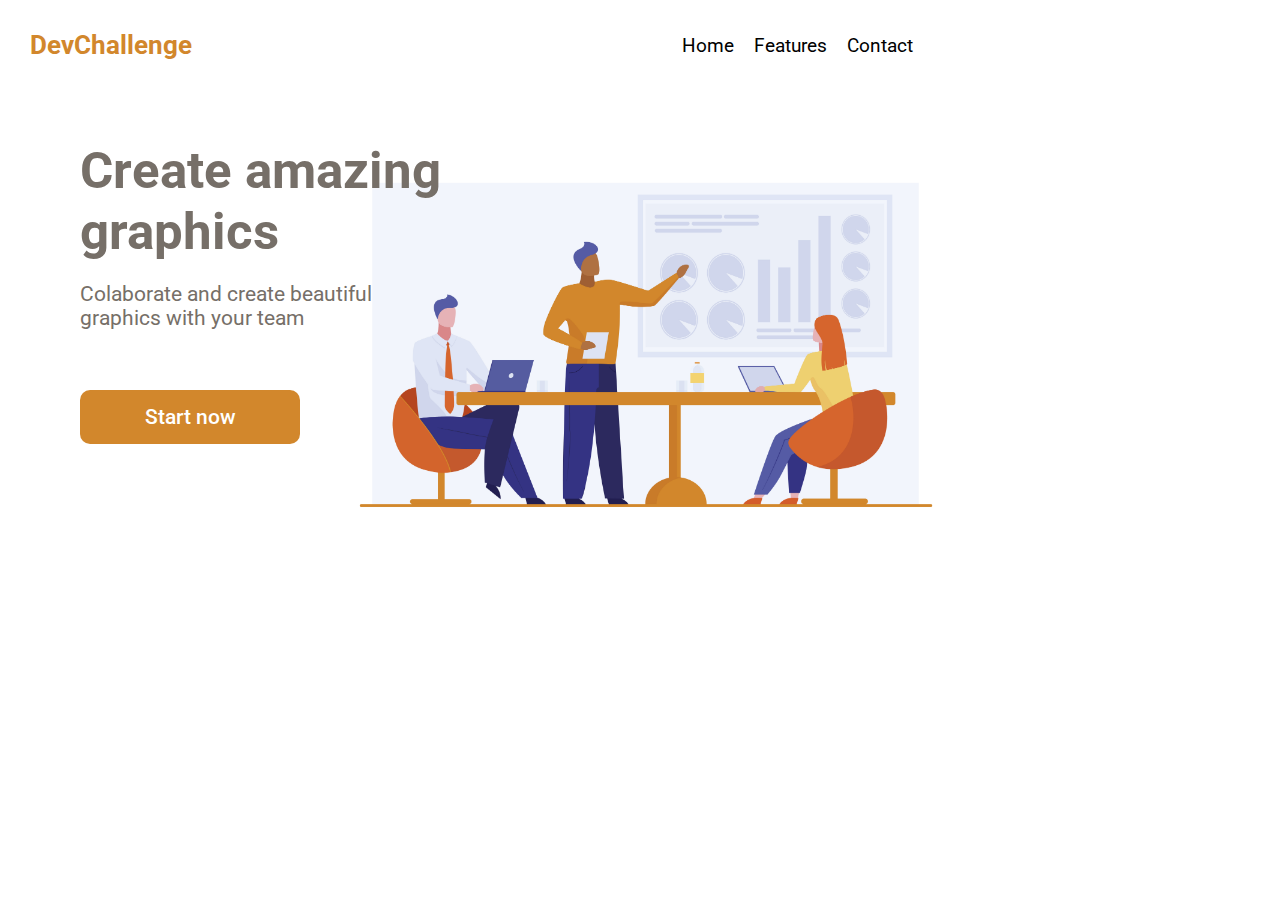
<file: AmazingGraph-master/index.html>
<!DOCTYPE html>
<html lang="pt-br">
<head>
    <meta charset="UTF-8">
    <meta http-equiv="X-UA-Compatible" content="IE=edge">
    <meta name="viewport" content="width=device-width, initial-scale=1.0">
    <title>DevChallenge</title>
    <link rel="stylesheet" href="assets/css/style.css">
</head>
<body>
    <header>
        <h2>DevChallenge</h2>
        <nav>
            <ul>
                <li><a href="#">Home</a></li>
                <li><a href="#">Features</a></li>
                <li><a href="#">Contact</a></li>
            </ul>
        </nav>
    </header>
    <main>
        <h1>Create amazing <br> graphics</h1>
        <p>Colaborate and create beautiful <br> graphics with your team</p>
        <a href="#" class="bottom">Start now</a>
    </main>
</body>
</html>
</file>
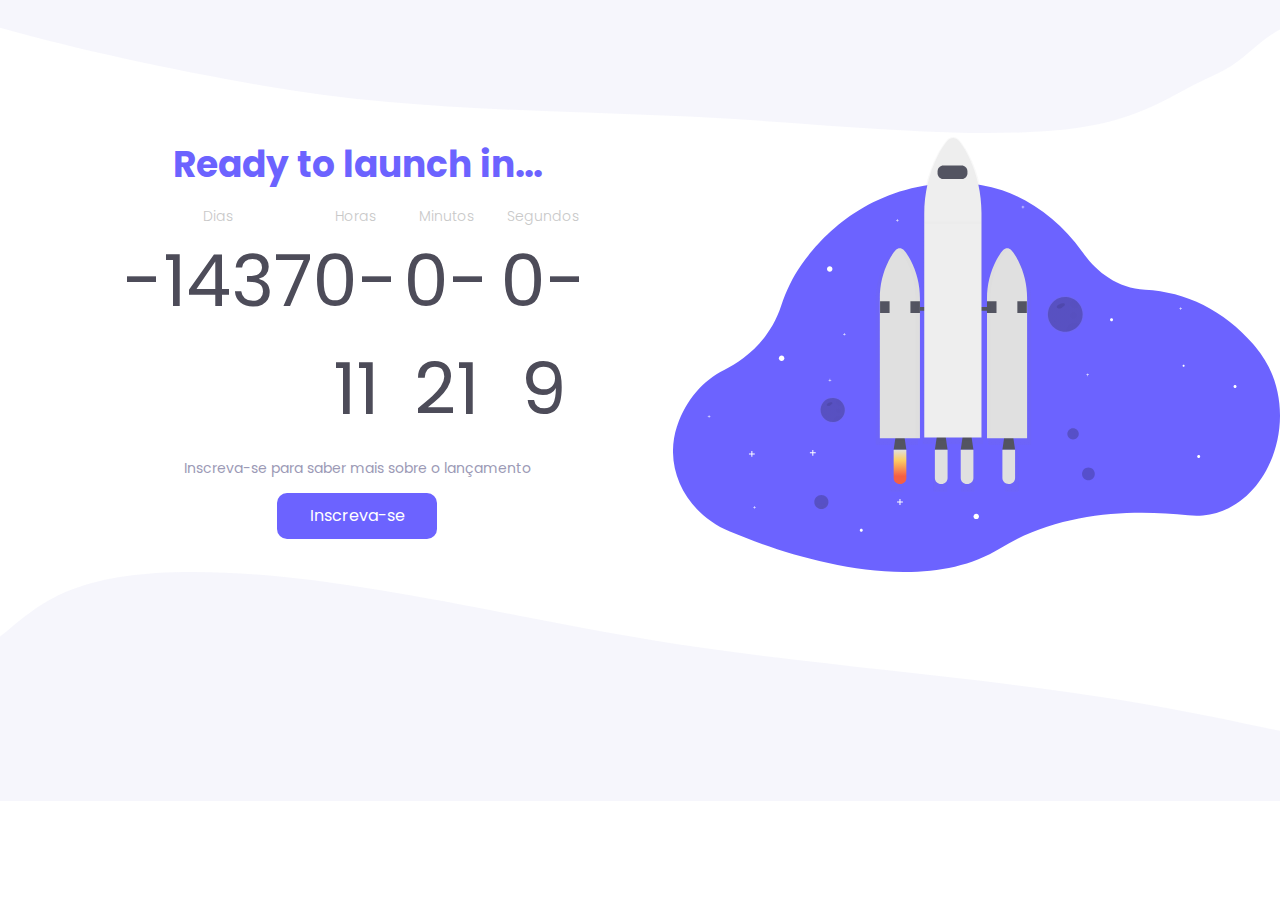
<file: countdown-rocketseat/index.html>
<!DOCTYPE html>
<html lang="pt-br">

<head>
    <meta charset="UTF-8">
    <meta http-equiv="X-UA-Compatible" content="IE=edge">
    <meta name="viewport" content="width=device-width, initial-scale=1.0">
    <title>Countdown</title>
    <link rel="stylesheet" href="assets/css/style.css">
</head>

<body>
    <header>
        <img src="assets/img/top-image.svg" alt="topo" class="top-image">
    </header>
    <main class="conteiner">
        <div class="conteudo">
    
            <h1>Ready to launch in...</h1>
    
            <div class="relogio">
                <div>
                    <span class="tempo">Dias</span>
                    <span class="dias">00:</span>
                </div>
                <div>
                    <span class="tempo">Horas</span>
                    <span class="horas">00:</span>
                </div>
                <div>
                    <span class="tempo">Minutos</span>
                    <span class="minutos">00:</span>
                </div>
                <div>
                    <span class="tempo">Segundos</span>
                    <span class="segundos">00</span>
                </div>
            </div>
            <p>Inscreva-se para saber mais sobre o lançamento</p>
            <button class="btn">Inscreva-se</button>
        </div>

        <img src="assets/img/rocket.svg" alt="" class="rocket">

        
    </main>
    <script src="assets/js/script.js"></script>

    <footer>
        <img src="assets/img/bottom-image.svg" alt="">
    </footer>
</body>

</html>
</file>
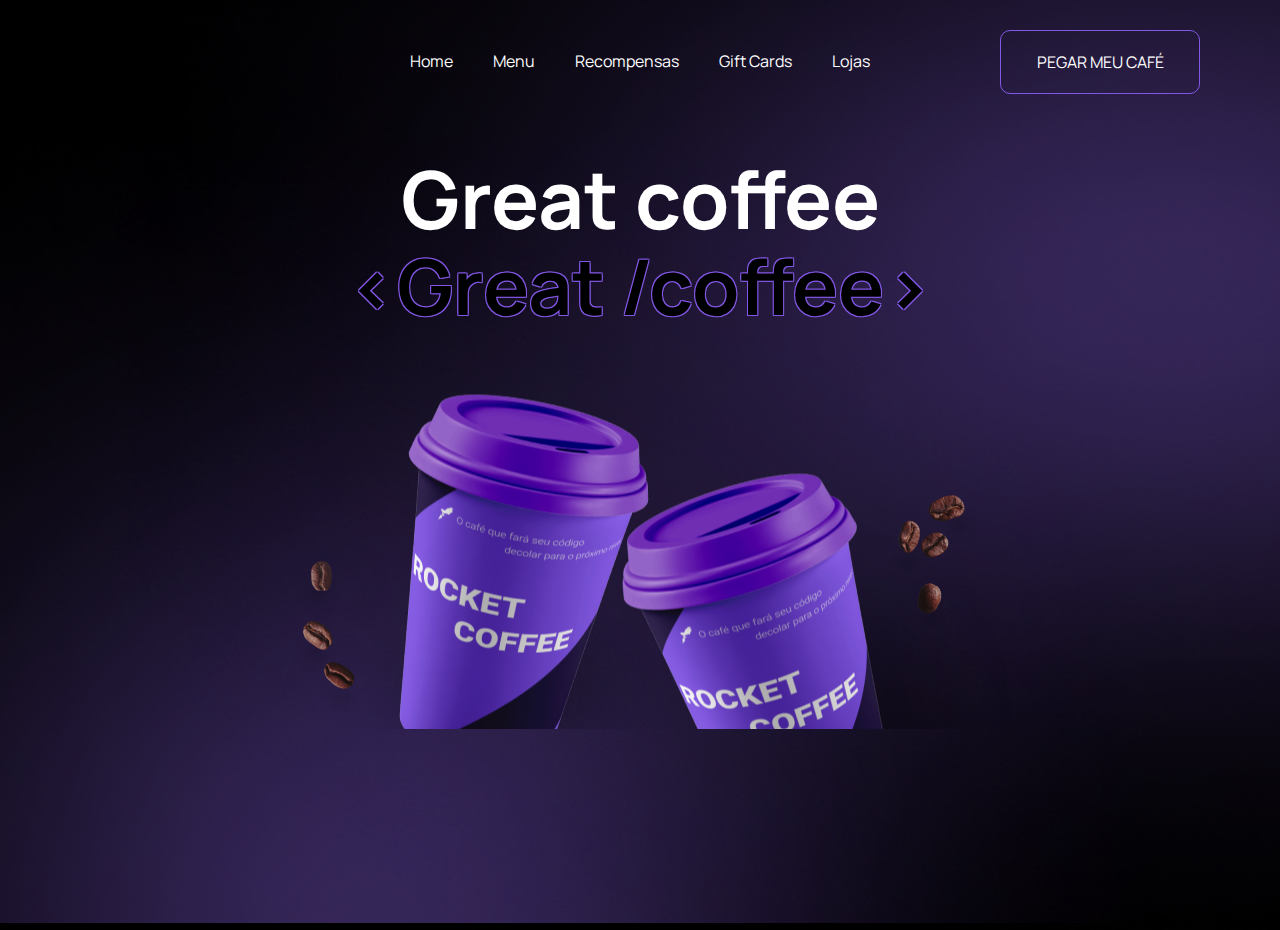
<file: desafio-rocketcoffee/index.html>
<!DOCTYPE html>
<html lang="pt-br">

<head>
    <meta charset="UTF-8">
    <meta http-equiv="X-UA-Compatible" content="IE=edge">
    <meta name="viewport" content="width=device-width, initial-scale=1.0">
    <title>RocketCoffee Desafio</title>
    <link rel="stylesheet" href="assets/styles/style.css">
</head>

<body class="baixo">
    <main>
        <header class="conteiner" id="logo"> <!--inacabado-->
            <nav>
                <ul>
                    <a href="#">
                        <li>Home</li>
                    </a>
                    <a href="#">
                        <li>Menu</li>
                    </a>
                    <a href="#">
                        <li>Recompensas</li>
                    </a>
                    <a href="#">
                        <li>Gift Cards</li>
                    </a>
                    <a href="#">
                        <li>Lojas</li>
                    </a>
                    <a href="#" class="btcafe" id="btcafe2">
                        <li>PEGAR MEU CAFÉ</li>
                    </a>
                </ul>
            </nav>
        </header>
        <h1>Great coffee</h1>
        <h1 id="titulo">&lt;Great &sol;coffee&gt;</h1>
    </main>
</body>

</html>
</file>
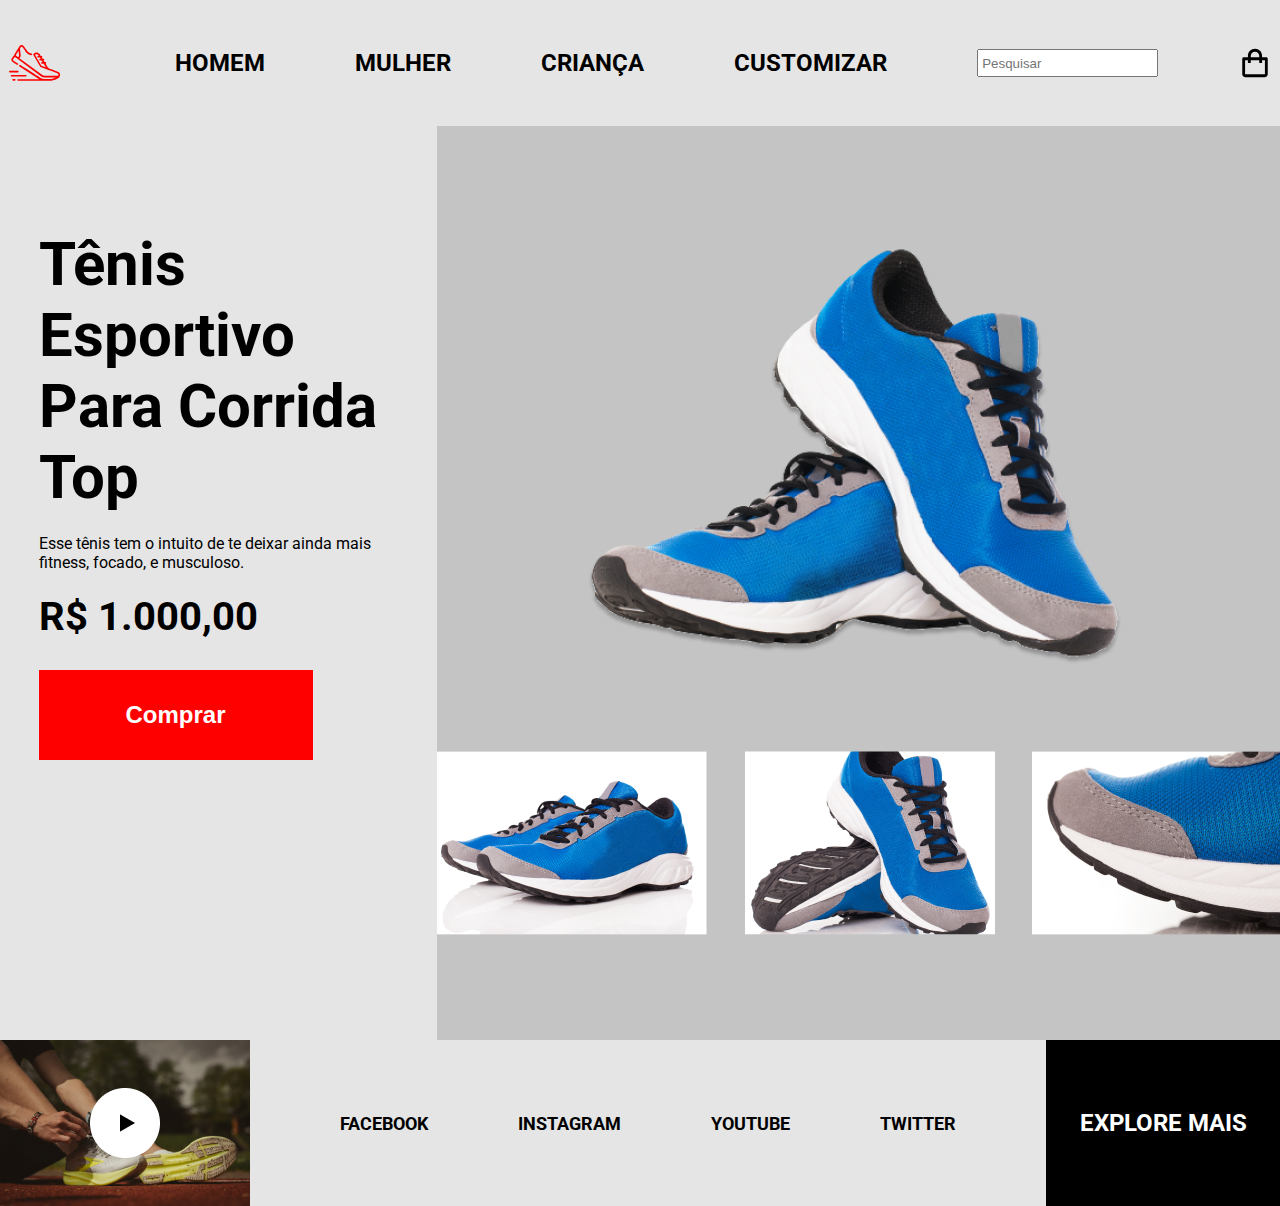
<file: rocketShoes/index.html>
<!DOCTYPE html>
<html lang="pt-br">
<head>
    <meta charset="UTF-8">
    <meta http-equiv="X-UA-Compatible" content="IE=edge">
    <meta name="viewport" content="width=device-width, initial-scale=1.0">
    <title>Desafio RocketShoes</title>
    <link rel="stylesheet" href="styles/style.css">
</head>
<body>
    <header class="conteiner">
        <img src="assets/logo.svg" alt="">
        <nav>
            <ul>
                <li><a href="#">Homem</a></li>
                <li><a href="#">Mulher</a></li>
                <li><a href="#">Criança</a></li>
                <li><a href="#">Customizar</a></li>
                
                <input type="search" placeholder=" Pesquisar">
            </ul>
        </nav>
        <img src="assets/icon-bag.svg" alt="">
    </header>
    <main>
        <section class="principal01">
            <article class="conteudo01">
                <h1>Tênis <br> Esportivo <br> Para Corrida <br> Top</h1>
                <p>Esse tênis tem o intuito de te deixar ainda mais <br> fitness, focado, e musculoso.</p>
        
                <h2>R$ 1.000,00</h2>
        
                <button class="button-comprar">Comprar</button>
            </article>
        </section>
        <section class="principal02">
            <img src="assets/tenis-1-ampliado.png" alt="">

            <div class="fotos">
                <img src="assets/tenis-1-galeria.png" alt="">
                <img src="assets/tenis-2-galeria.png" alt="">
                <img src="assets/tenis-3-galeria.png" alt="">
            </div>
        </section>
    </main>
    <footer>
        <img src="assets/img-video.png" alt="">
    
        <a href="#">Facebook</a>
        <a href="#">Instagram</a>
        <a href="#">Youtube</a>
        <a href="#">Twitter</a>
    
        <button>Explore mais</button>
    </footer>
</body>
</html>
</file>
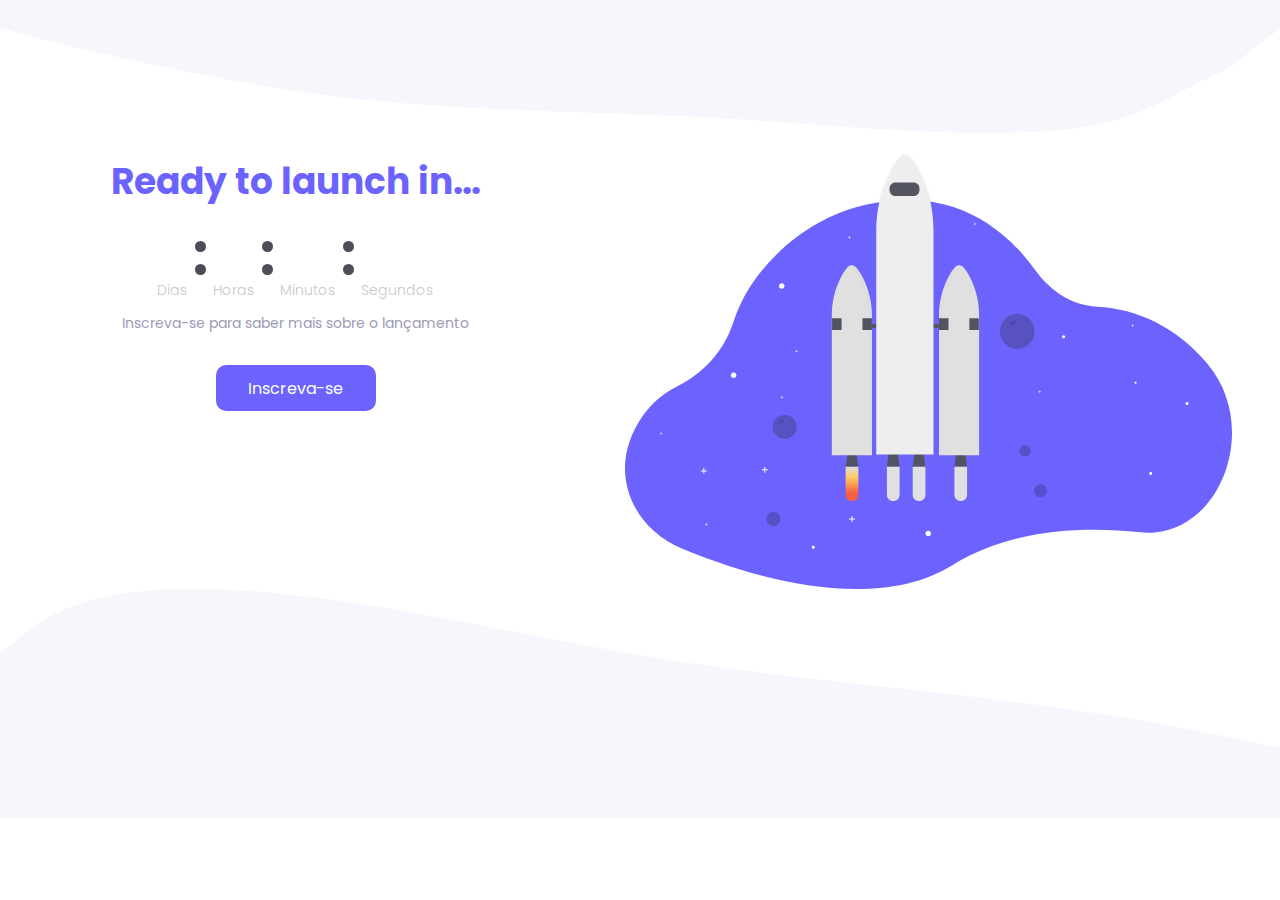
<file: countdown-rocketseat/v2/index.html>
<!DOCTYPE html>
<html lang="pt-br">

<head>
    <meta charset="UTF-8">
    <meta http-equiv="X-UA-Compatible" content="IE=edge">
    <meta name="viewport" content="width=device-width, initial-scale=1.0">
    <title>CountDown v2</title>
    <link rel="stylesheet" href="./assets/css/style.css">
</head>

<body>
    <header>
        <img src="./assets/img/top-image.svg" alt="">
    </header>
    <main class="conteiner">
        <article class="conteudo">
            <h1>Ready to launch in...</h1>
            <div class="countdown-display">
                <div>
                    <small class="tempo">Dias</small>
                    <h2 class="dias"></h2>
                </div>
                <span>:</span>
                <div>
                    <small class="tempo">Horas</small>
                    <h2 class="horas"></h2>
                </div>
                <span>:</span>
                <div>
                    <small class="tempo">Minutos</small>
                    <h2 class="minutos"></h2>
                </div>
                <span>:</span>
                <div>
                    <small class="tempo">Segundos</small>
                    <h2 class="segundos"></h2>
                </div>
            </div>
            <p>Inscreva-se para saber mais sobre o lançamento</p>
            <button>Inscreva-se</button>
        </article>
        <img src="./assets/img/rocket.svg" alt="">
    </main>
    <footer>
        <img src="./assets/img/bottom-image.svg" alt="">
    </footer>
    <script src="./assets/js/index.js"></script>
</body>

</html>
</file>
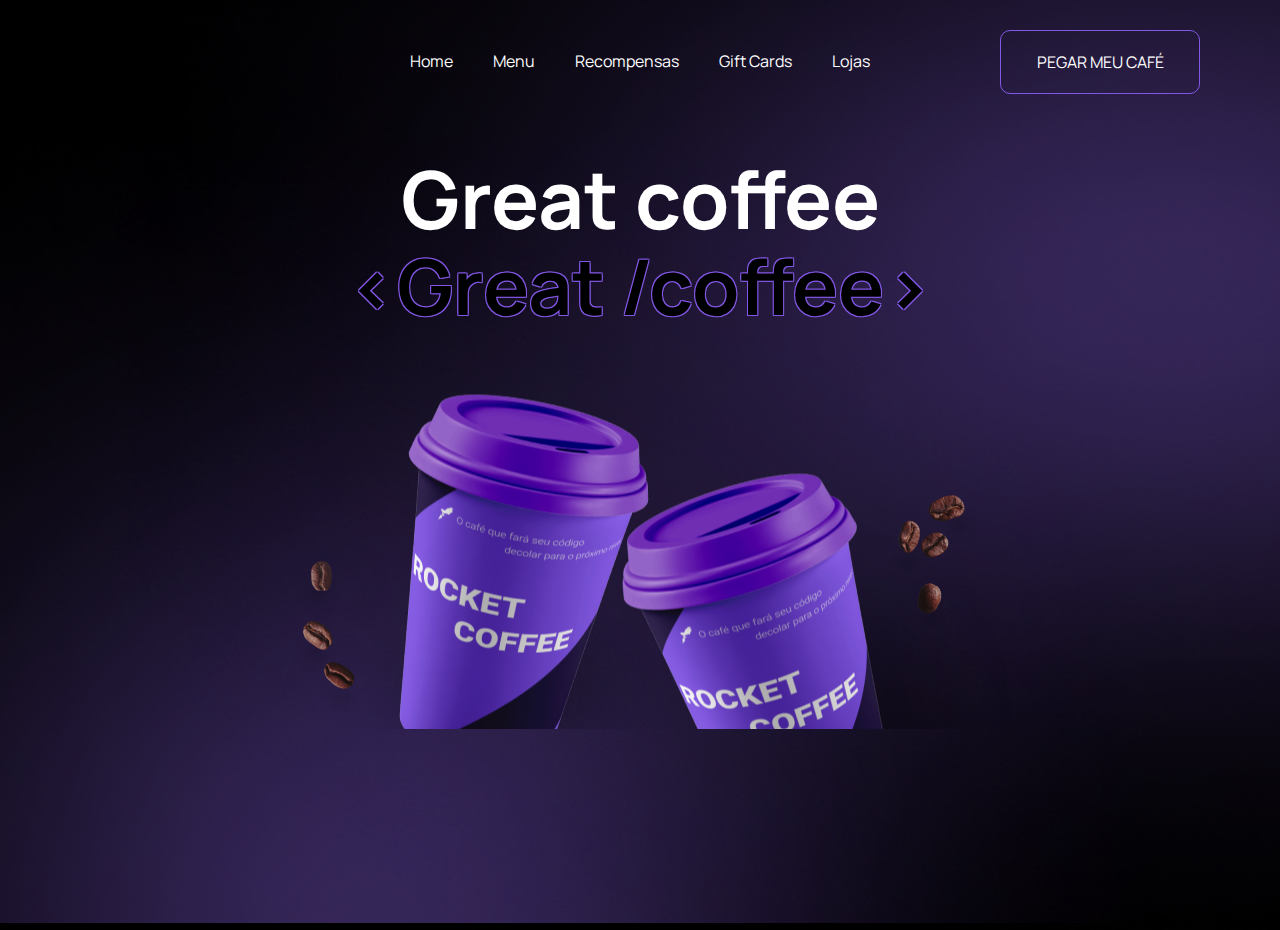
<file: desafio-rocketcoffee/v1/index.html>
<!DOCTYPE html>
<html lang="pt-br">

<head>
    <meta charset="UTF-8">
    <meta http-equiv="X-UA-Compatible" content="IE=edge">
    <meta name="viewport" content="width=device-width, initial-scale=1.0">
    <title>RocketCoffe Desafio</title>
    <link rel="stylesheet" href="assets/styles/style.css">
</head>

<body class="baixo">
    <main>
        <header class="conteiner" id="logo">
            <nav>
                <ul>
                    <a href="#">
                        <li>Home</li>
                    </a>
                    <a href="#">
                        <li>Menu</li>
                    </a>
                    <a href="#">
                        <li>Recompensas</li>
                    </a>
                    <a href="#">
                        <li>Gift Cards</li>
                    </a>
                    <a href="#">
                        <li>Lojas</li>
                    </a>
                    <a href="#" class="btcafe" id="btcafe2">
                        <li>PEGAR MEU CAFÉ</li>
                    </a>
                </ul>
            </nav>
        </header>
        <h1>Great coffee</h1>
        <h1 id="titulo">&lt;Great &sol;coffee&gt;</h1>
    </main>
</body>

</html>
</file>
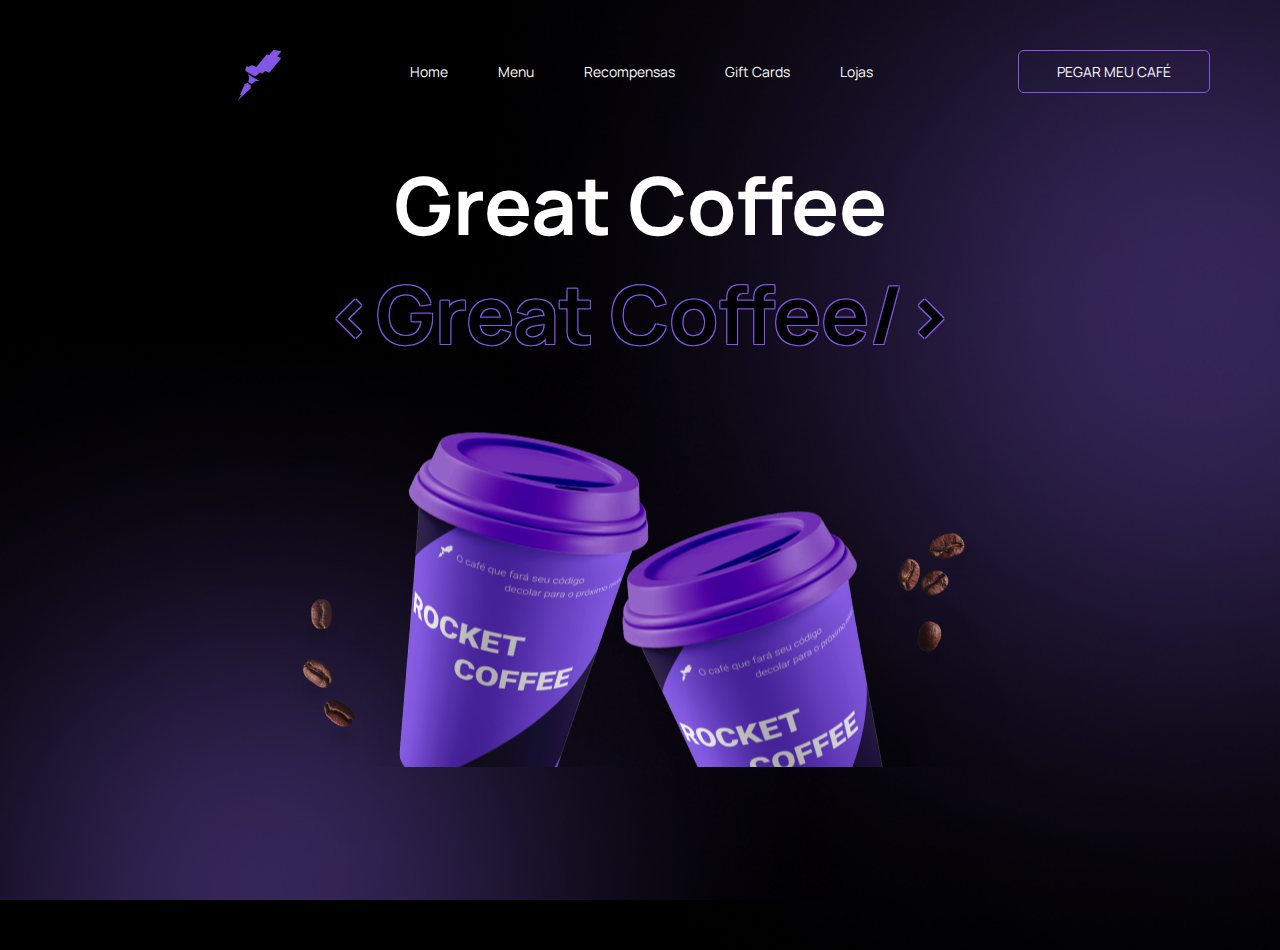
<file: desafio-rocketcoffee/v2/index.html>
<!DOCTYPE html>
<html lang="pt-br">

<head>
    <meta charset="UTF-8">
    <meta http-equiv="X-UA-Compatible" content="IE=edge">
    <meta name="viewport" content="width=device-width, initial-scale=1.0">
    <title>V2 RocketCoffee</title>
    <link rel="stylesheet" href="assets/styles/style.css">
</head>

<body>
    <main>
        <header class="conteiner">
            <img src="assets/img/Logo.svg" alt="logo da pagina" class="logo-menu">
            <nav>
                <ul>
                    <li><a href="#">Home</a></li>
                    <li><a href="#">Menu</a></li>
                    <li><a href="#">Recompensas</a></li>
                    <li><a href="#">Gift Cards</a></li>
                    <li><a href="#">Lojas</a></li>

                    <li class="button-menu"><a href="#">Pegar meu café</a></li>
                </ul>
            </nav>
        </header>
        <h1>Great Coffee</h1>
        <h1 class="stroke-logo">&lt;Great Coffee&sol;&gt;</h1>
        <img src="assets/img/rocket-coffee.png" alt="banner da pagina" class="banner">
    </main>
</body>

</html>
</file>
<file: AmazingGraph-master/assets/css/style.css>
@charset "UTF-8";

@import url('https://fonts.googleapis.com/css2?family=Roboto:wght@300;400;500;700;900&display=swap');

* {
    margin: 0;
    padding: 0;
    box-sizing: border-box;
}

:root {

    --fontePrincipal: 'Roboto';
    --fonteSecundaria: 'Segoe UI', Tahoma, Geneva, Verdana, sans-serif;

    --cor1-Orange: #D2872C;
    --cor2-Gray: #766F68;
}

a {
    text-decoration: none;
}


body {
    height: 100vh;
    font-family: var(--fontePrincipal);
}

header {
    display: flex;
    padding: 30px;
    margin-bottom: 50px;
}

h2 {
    color: var(--cor1-Orange);
    font-size: 1.6em;
}

nav {
    display: flex;
    align-items: center;
 
}

nav a {
    text-decoration: none;
    color: black;
    font-size: 1.2em;
}

nav a:hover {
    text-decoration: underline;
}

nav ul {
    display: flex;
    list-style: none;
    margin-left: 490px;
 
}

nav li {
    margin-right: 20px;
}

main {
    margin-left: 80px;
    padding-bottom: 80px;

    background-image: url(../img/team.jpg);
    background-repeat: no-repeat;
    background-size: 600px 380px;
    background-position-x: 266px;
    background-position-y: 15px;
}

main h1 {
    font-size: 3.2em;
    color: var(--cor2-Gray);
}

main p {
    font-size: 1.31em;
    color: var(--cor2-Gray);
    margin: 20px 0px 60px 0px;
}

.bottom {
    display: inline-block;
    background-color: #D2872C;
    color: white;
    padding: 15px;
    width: 220px;
    border-radius: 10px;

    font-size: 1.3em;
    font-weight: 500;
    text-align: center;
}
</file>
<file: countdown-rocketseat/assets/css/style.css>
@charset "UTF-8";
@import url('https://fonts.googleapis.com/css2?family=Poppins:wght@300;400;500&display=swap');

* {
    margin: 0;
    padding: 0;
    box-sizing: border-box;
}

:root {
    --main-font: 'Poppins', sans-serif;
    --black: #4D4C59;
    --purple: #6C63FF;
    --light-grey: #C8C8C8;
    --text-color: #9C9AB6;
}

.conteiner {
    display: flex;
    gap: 82px;
}

.conteudo {
    display: flex;
    flex-wrap: wrap;
    justify-content: center;
    

    width: 494px;
    /* height: 172px; */

    margin-left: 123px;
    margin-bottom: 19px;
}

.relogio {
    display: flex;
    justify-items: center;
    text-align: center;
}

h1 {
    font-family: var(--main-font);
    font-size: 36px;
    color: #6C63FF;
}

.tempo {
    font-family: var(--main-font);
    font-size: 14px;
    font-weight: 300;
    color: #C8C8C8;
}

.dias, .horas, .minutos, .segundos {
    font-family: var(--main-font);
    font-size: 72px;
    font-weight: 400;
    color: #4D4C59;
}

p {
    font-family: var(--main-font);
    font-size: 14px;
    font-weight: 400px;
    color: #9C9AB6;
}

.btn {
    border: none;

    background-color: #6C63FF;
    border-radius: 10px;
    width: 160px;
    height: 46px;

    font-family: var(--main-font);
    font-size: 16px;
    color: white;

    cursor: pointer;
}

.rocket {
    width: 607px;
    height: 435px;
}
</file>
<file: desafio-rocketcoffee/assets/styles/style.css>
@charset "UTF-8";
@import url('https://fonts.googleapis.com/css2?family=Manrope:wght@400;700&display=swap');

* {
    margin: 0;
    padding: 0;
    box-sizing: border-box;
}

:root {

    --fontePrimaria: 'Manrope';
    --fonteSecundaria: 'Gill Sans', 'Gill Sans MT', Calibri, 'Trebuchet MS', sans-serif;

    --backgrond: #000;
    --text-color: #FFF;
    --button: #8257E5;
    --border: #29292E;
}

body {
    height: 100vh;
    font-family: var(--fonteSecundaria);
    background-color: var(--backgrond);
    color: white;

    background-image: url(../img/blur-2.png), url(../img/blur-1.png);
    background-repeat: no-repeat, no-repeat;
    background-position: left top, bottom bottom;
    background-size: 100% 100%, 100%;
}

a, li {
    text-decoration: none;
    color: white;
    font-size: 1em;
}

a {
    color: #FFF;
    font-family: var(--fontePrimaria);
}

header {
    display: flex;
    margin-top: 30px;
    margin-bottom: 50px;
    justify-content: space-around;
    
}

nav {
    display: flex;
}

nav ul {
    display: flex;
    margin-left: 200px;
    list-style: none;
   
}

nav li {
   margin: 20px;
}

nav a:hover {
    text-decoration: underline;
    text-decoration-color: var(--button);
}

.btcafe {
    position: relative;
    left: 110px;

    font-weight: 400;
    width: 200px;
    border: 1px solid var(--button);
    /* position: relative;
    top: -1px; */
}

#btcafe2 {
    border-radius: 10px;
    text-align: center;
    text-decoration: none;
}

.btcafe:hover {
    background-color: #8257E5;
}

h1 {
    font-family: var(--fontePrimaria);
    font-size: 5em;
    text-align: center;
}

#titulo {
    position: relative;
    bottom: 20px;
    color: black;
    font-size: 4.8em;
    text-align: center;

    text-shadow: -1px -1px 0 var(--button), 1px -1px 0 var(--button), -1px 1px 0 var(--button), 1px 1px 0 var(--button);
}

main {
    height: 700px;
    background-image: url(../img/rocket-coffee.png);
    background-repeat: no-repeat;
    background-position: center center;
    background-position-y: 300px;
}
</file>
<file: rocketShoes/styles/style.css>
@charset "UTF-8";
@import url('https://fonts.googleapis.com/css2?family=Roboto:wght@400;700&display=swap');


* {
    margin: 0;
    padding: 0;
    box-sizing: border-box;
}

:root {
    --fundoPrincipal: #E5E5E5;
    --fundoPrincipa2:  #C4C4C4;
    --fontePrincipal: 'Roboto', sans-serif;
    --fonteSecundaria: 'Arial', Helvetica, sans-serif;
}

a {
    text-decoration: none;
}

body {
    background-color: var(--fundoPrincipal);
    font-family: 'Roboto', sans-serif;
}

header {
    height: 48px;
    margin: 39px 60px;
    text-transform: uppercase;
}

header img:first-child {
    margin-right: 114px;
}

header img:last-child {
    margin-left: 80px;
}

.conteiner {
    display: flex;
    justify-content: center;
    align-items: center;
}

nav ul {
    list-style: none;
    display: flex;
    gap: 90px;
}

nav a {
    font-family: var(--fontePrincipal);
    font-weight: 700;
    font-size: 24px;
    color: black;
}

nav a:hover {
    text-decoration: underline;
}

main {
    display: flex;
    justify-content: center;
}

.principal01 {
    display: flex;
    flex-basis: 540px;
    justify-content: center;

    width: 357px;
    height: 533px;
}

.conteudo01 h1{
    font-family: var(--fontePrincipal);
    font-size: 60px;

    margin-top: 103px;
    margin-bottom: 21px;
}

.conteudo01 h2 {
    font-size: 40px;

    margin-top: 21px;
    margin-bottom: 30px;
}

.button-comprar {
    border: none;
    width: 274px;
    height: 90px;
    cursor: pointer;
    background-color: red;
    color: white;

    font-size: 24px;
    font-weight: 700;
}

.principal02 {
    display: flex;
    flex-direction: column;
    justify-content: center;
    align-items: center;
    background-color: var(--fundoPrincipa2);
    width: 900px;
    height: 914px;

    position: relative;
    left: 22px;
}

.fotos {
    display: flex;
    gap: 37.49px;
    cursor: pointer;
}

footer {
    display: flex;
    align-items: center;
    justify-content: center;
    gap: 90px;
}

footer a {
    text-transform: uppercase;
    color: black;
    font-size: 18px;
    font-weight: 700;
}

footer a:hover {
    text-decoration: underline;
}

footer button {
    text-transform: uppercase;
    border: none;
    width: 437px;
    height: 166px;
    background-color: black;
    color: white;
    cursor: pointer;

    font-weight: 700;
    font-size: 24px;
    font-family: var(--fontePrincipal)
}
</file>
<file: countdown-rocketseat/v2/assets/css/style.css>
@charset "UTF-8";
@import url('https://fonts.googleapis.com/css2?family=Poppins:wght@300;400;500&display=swap');

* {
    margin: 0;
    padding: 0;
    box-sizing: border-box;
}

:root {
    --main-font: 'Poppins', sans-serif;
    --black: #4D4C59;
    --purple: #6C63FF;
    --light-grey: #C8C8C8;
    --text-color: #9C9AB6;
}

.conteiner {
    display: flex;
    justify-content: center;
    gap: 5.125rem;

    margin-top: 1.0626rem;
}

header {
    text-align: center;
}

.conteudo {
    width: 30.875rem;
    display: flex;
    flex-direction: column;
    align-items: center;

    margin-bottom: 2.875rem;
}

article > h1 {
    font-family: var(--main-font);
    font-size: 2.25rem;
    font-weight: 700;
    color: var(--purple);

    margin-bottom: 1.1875rem;
}

.countdown-display {
    font-family: var(--main-font);
    font-size: 2.8rem;
    font-weight: 700;
    color: var(--black);

    display: flex;
    text-align: center;
    align-items: flex-end;
    gap: 0.3125rem;
}

.dias, .horas, .minutos, .segundos {
    font-family: var(--main-font);
    font-size: 4.5rem;
    font-weight: 400;
    color: var(--black);
}

.tempo {
    font-family: var(--main-font);
    font-size: 0.875rem;
    font-weight: 300;
    color: var(--light-grey);
}

span {
    font-size: 3.5rem;
    color: var(--black);

    position: relative;
    bottom: 0.9375rem;
}

article > p {
    font-family: var(--main-font);
    font-size: 0.875rem;
    font-weight: 400;
    color: var(--text-color);

    margin-bottom: 1.9375rem;
}

button {
    font-family: var(--main-font);
    font-size: 1rem;
    font-weight: 400;
    background-color: var(--purple);
    color: #FFF;

    width: 10rem;
    height: 2.875rem;
    border: none;
    border-radius: 0.625rem;
    cursor: pointer;
}

button:hover {
    background-color: #4540a0;
}

footer {
    text-align: center;
}
</file>
<file: desafio-rocketcoffee/v1/assets/styles/style.css>
@charset "UTF-8";
@import url('https://fonts.googleapis.com/css2?family=Manrope:wght@400;700&display=swap');

* {
    margin: 0;
    padding: 0;
    box-sizing: border-box;
}

:root {

    --fontePrimaria: 'Manrope';
    --fonteSecundaria: 'Gill Sans', 'Gill Sans MT', Calibri, 'Trebuchet MS', sans-serif;

    --backgrond: #000;
    --text-color: #FFF;
    --button: #8257E5;
    --border: #29292E;
    --border-menu-mobile: #A8A8B3;
    --text-color-menu-mobile: #E1E1E6;
}

body {
    height: 100vh;
    font-family: var(--fonteSecundaria);
    background-color: var(--backgrond);
    color: white;

    background-image: url(../img/blur-2.png), url(../img/blur-1.png);
    background-repeat: no-repeat, no-repeat;
    background-position: left top, bottom bottom;
    background-size: 100% 100%, 100%;
}

a, li {
    text-decoration: none;
    color: white;
    font-size: 1em;
}

a {
    color: #FFF;
    font-family: var(--fontePrimaria);
}

header {
    display: flex;
    margin-top: 30px;
    margin-bottom: 50px;
    justify-content: space-around;
    
}

nav {
    display: flex;
}

nav ul {
    display: flex;
    margin-left: 200px;
    list-style: none;
   
}

nav li {
   margin: 20px;
}

nav a:hover {
    text-decoration: underline;
    text-decoration-color: var(--button);
}

.btcafe {
    position: relative;
    left: 110px;

    font-weight: 400;
    width: 200px;
    border: 1px solid var(--button);
    /* position: relative;
    top: -1px; */
}

#btcafe2 {
    border-radius: 10px;
    text-align: center;
    text-decoration: none;
}

.btcafe:hover {
    background-color: #8257E5;
}

h1 {
    font-family: var(--fontePrimaria);
    font-size: 5em;
    text-align: center;
}

#titulo {
    position: relative;
    bottom: 20px;
    color: black;
    font-size: 4.8em;
    text-align: center;

    text-shadow: -1px -1px 0 var(--button), 1px -1px 0 var(--button), -1px 1px 0 var(--button), 1px 1px 0 var(--button);
}

main {
    height: 700px;
    background-image: url(../img/rocket-coffee.png);
    background-repeat: no-repeat;
    background-position: center center;
    background-position-y: 300px;
}
</file>
<file: desafio-rocketcoffee/v2/assets/styles/style.css>
@charset "UTF-8";
@import url('https://fonts.googleapis.com/css2?family=Manrope:wght@400;700&display=swap');

* {
    margin: 0;
    padding: 0;
    box-sizing: border-box;
}

:root {
    --fontePrincipal: 'Manrope', sans-serif;

    --backgrond: #000;
    --text-color: #FFF;
    --button: #8257E5;
    --border: #29292E;
  }

  body {
      height: 100vh;
      font-family: 'Segoe UI', Tahoma, Geneva, Verdana, sans-serif;
      background-color: var(--backgrond);
      background-image: url(../img/blur-1.png), url(../img/blur-2.png);
      background-repeat: no-repeat;
      background-position: bottom left, right top;
      background-size: 100vh;
      background-attachment: fixed;
  }

  header {
      /* height: 3.12rem; */
      width: 57.37rem;
      margin: 3.12rem auto;
  }

  .conteiner {
      display: flex;
      justify-content: space-around;
  }

  nav ul {
      display: flex;
      gap: 2.5rem;
      align-items: center;
      /* margin-left: 7.5rem; */
      position: relative;
      left: 3rem;
  }

  nav li {
      list-style: none;
      padding: 0.31rem;
  }

  nav li:hover {
      background-color: #8257E5;
      border-radius: 0.37rem;
  }

  nav a {
      text-decoration: none;
      font-family: var(--fontePrincipal);
      font-size: 0.87rem;
      color: var(--text-color);
      display: flex;
  }

  .logo-menu {
      margin-left: 1.25rem;
  }

  .button-menu {
      font-size: 0.87rem;
      text-transform: uppercase;
      border: 1px solid var(--button);
      border-radius: 0.37rem;
      padding: 0.68rem 2.37rem;
      
      position: relative;
      left: 6.25rem;
  }

  h1 {
      text-align: center;
      color: var(--text-color);
      font-family: var(--fontePrincipal);
      font-size: 5rem;
  }

  .stroke-logo {
      color: #000;
      text-shadow: -1px -1px 0 var(--button), 1px -1px 0 var(--button), -1px 1px 0 var(--button), 1px 1px 0 var(--button);
  }

  .banner {
      display: flex;
      margin: auto;
  }
</file>
